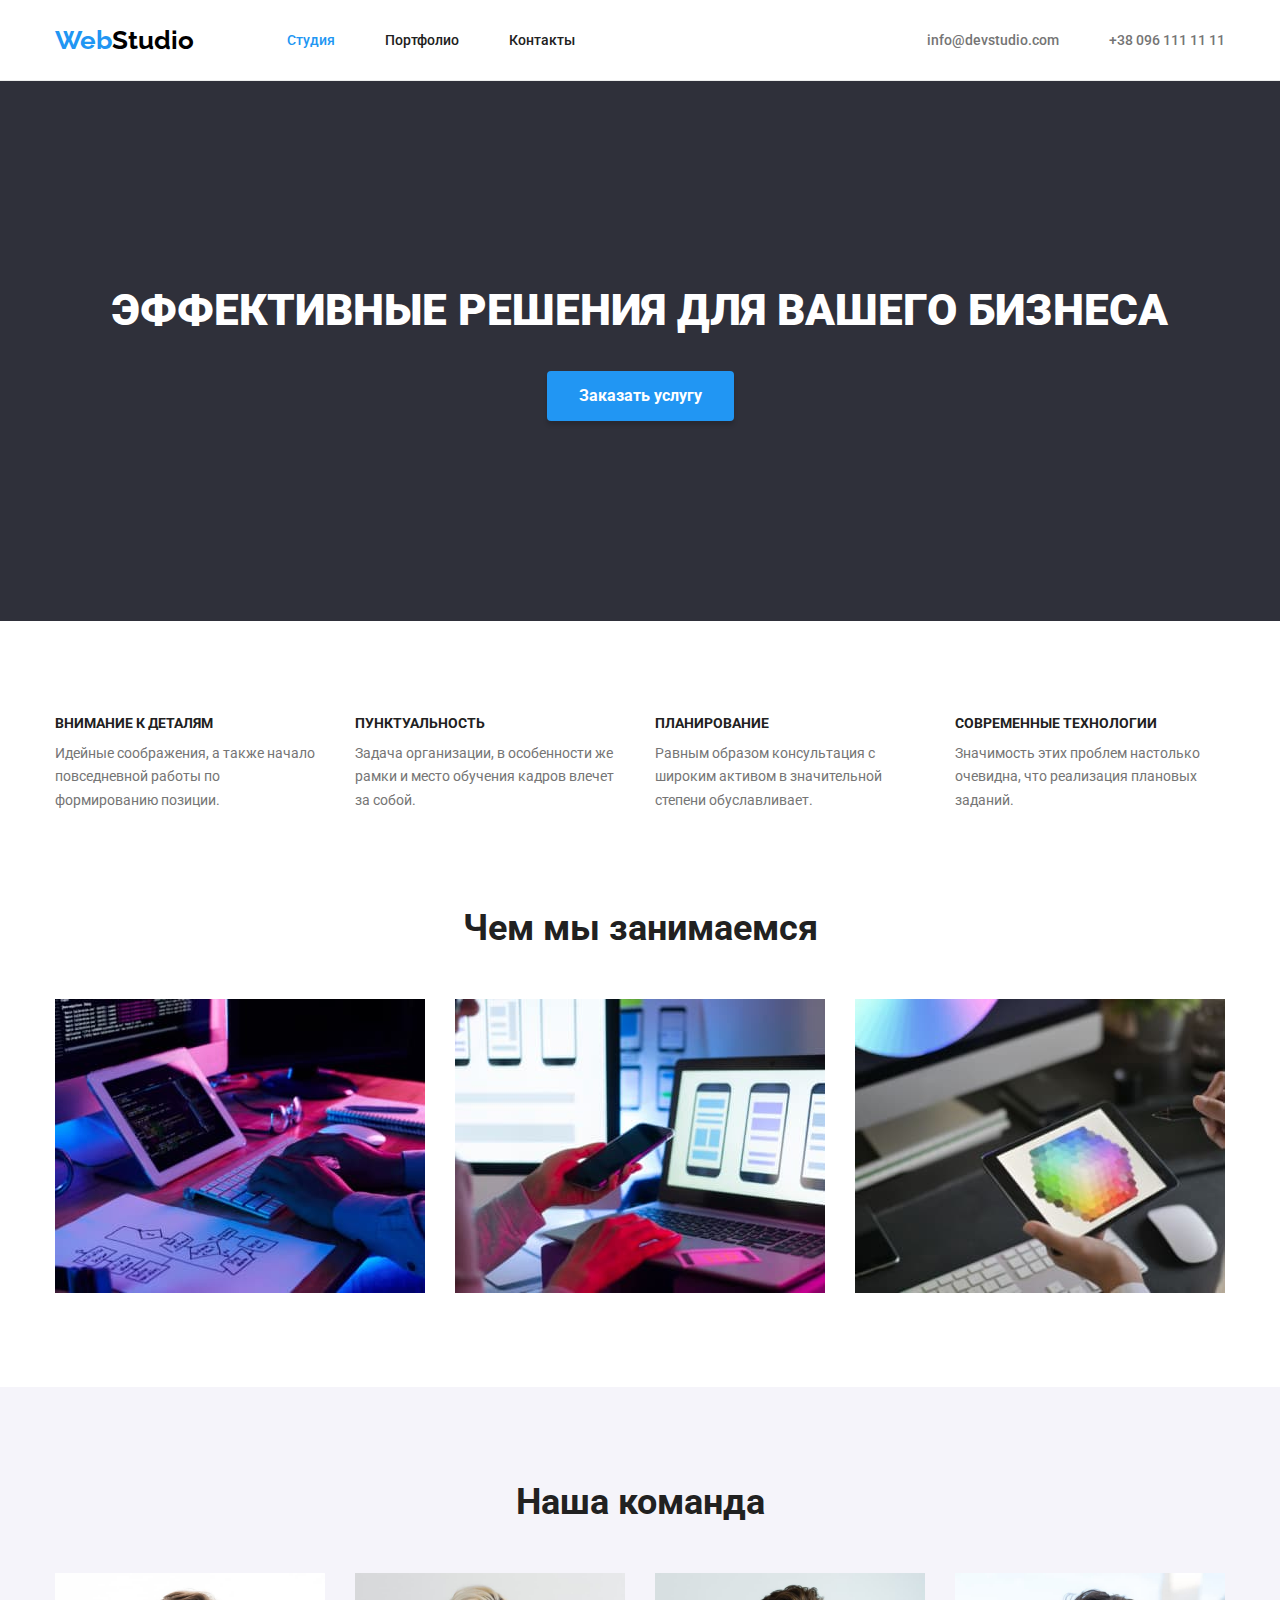
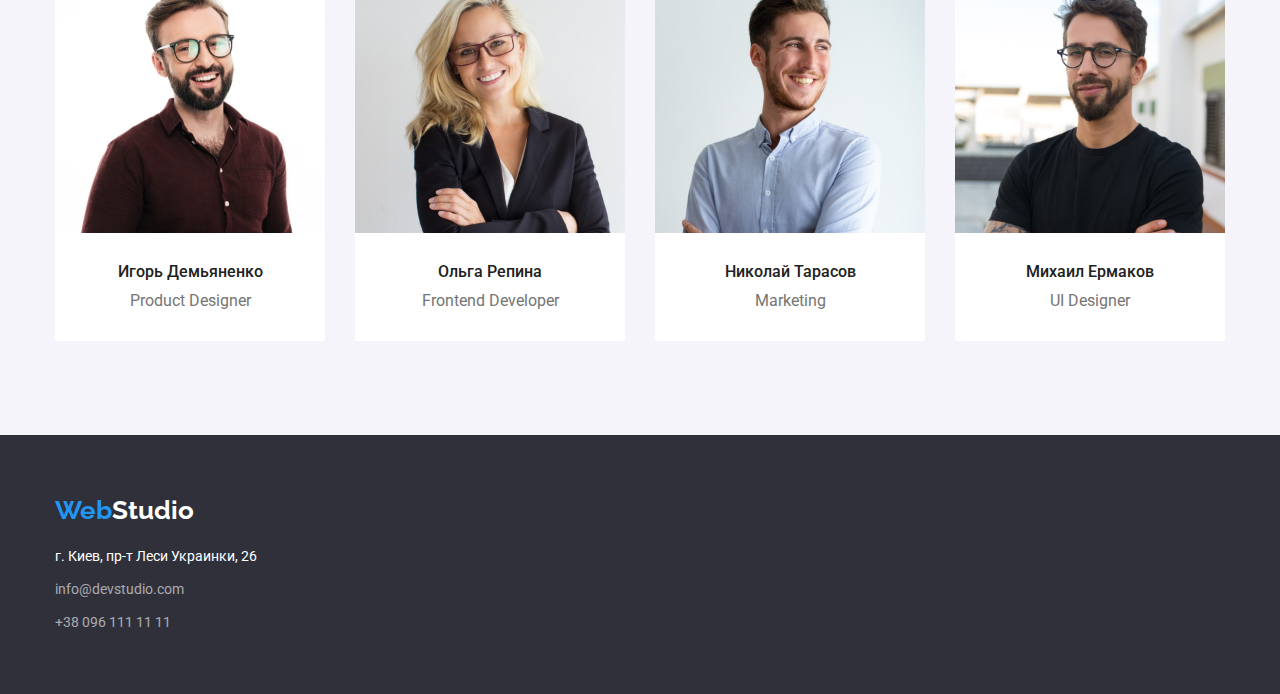
<file: index.html>
<!DOCTYPE html>
<html lang="ru">
  <head>
    <meta charset="UTF-8" />
    <meta http-equiv="X-UA-Compatible" content="IE=edge" />
    <meta name="viewport" content="width=device-width, initial-scale=1.0" />
    <link rel="preconnect" href="https://fonts.googleapis.com" />
    <link rel="preconnect" href="https://fonts.gstatic.com" crossorigin />
    <link
      href="https://fonts.googleapis.com/css2?family=Raleway:wght@700&family=Roboto:wght@400;500;700;900&display=swap"
      rel="stylesheet"
    />
    <link rel="stylesheet" href="css/modern-normalize.css" />
    <link rel="stylesheet" href="css/styles.css" />
    <title>Студия</title>
  </head>

  <body>
    <header class="header">
      <div class="container">
        <nav class="main-nav">
          <a class="logo logo-dark" href="#">Web<span>Studio</span></a>
          <ul class="nav-bar list">
            <li class="item"><a class="link active" href="#">Студия</a></li>
            <li class="item">
              <a class="link" href="portfolio.html">Портфолио</a>
            </li>
            <li class="item"><a class="link" href="#">Контакты</a></li>
          </ul>
          <ul class="info-bar list">
            <li class="item">
              <a class="contact link" href="mailto:info@devstudio.com"
                >info@devstudio.com</a
              >
            </li>
            <li class="item">
              <a class="contact link" href="tel:096-111-11-11"
                >+38 096 111 11 11</a
              >
            </li>
          </ul>
        </nav>
      </div>
    </header>

    <main>
      <section class="hero section">
        <h1 class="hero-header">Эффективные решения для вашего бизнеса</h1>
        <button class="hero-button btn" type="button">Заказать услугу</button>
      </section>
      <section class="features section">
        <div class="container">
          <ul class="features-list list">
            <li class="item">
              <h3 class="feature-header">Внимание к деталям</h3>
              <p class="feature-description">
                Идейные соображения, а также начало повседневной работы по
                формированию позиции.
              </p>
            </li>
            <li class="item">
              <h3 class="feature-header">Пунктуальность</h3>
              <p class="feature-description">
                Задача организации, в особенности же рамки и место обучения
                кадров влечет за собой.
              </p>
            </li>
            <li class="item">
              <h3 class="feature-header">Планирование</h3>
              <p class="feature-description">
                Равным образом консультация с широким активом в значительной
                степени обуславливает.
              </p>
            </li>
            <li class="item">
              <h3 class="feature-header">Современные технологии</h3>
              <p class="feature-description">
                Значимость этих проблем настолько очевидна, что реализация
                плановых заданий.
              </p>
            </li>
          </ul>
        </div>
      </section>
      <section class="occupation section">
        <div class="container">
          <h2 class="occupation-header section-header">Чем мы занимаемся</h2>
          <ul class="occupation-list list">
            <li class="occupation-item">
              <img
                class="image"
                src="images/main/imgdesk_one.jpg"
                alt="Робочий стол с неоновой подсветкой"
                width="370"
                height="294"
              />
            </li>
            <li class="occupation-item">
              <img
                class="image"
                src="images/main/imgdesk_two.jpg"
                alt="Робочий стол с ноутбоком на столе и с телефоном в руках"
                width="370"
                height="294"
              />
            </li>
            <li class="occupation-item">
              <img
                class="image"
                src="images/main/imgdesk_three.jpg"
                alt="Планшет с изображениям цветовой палитры"
                width="370"
                height="294"
              />
            </li>
          </ul>
        </div>
      </section>
      <section class="team section">
        <div class="container">
          <h2 class="team-header section-header">Наша команда</h2>
          <ul class="team-list list">
            <li class="team-item">
              <img
                class="image"
                src="images/main/imgigor_demianenko.jpg"
                alt="Игорь Демьяненко"
                width="270"
                height="260"
              />
              <div class="card-body">
                <h3 class="card-header">Игорь Демьяненко</h3>
                <p class="card-description" lang="en">Product Designer</p>
              </div>
            </li>
            <li class="team-item">
              <img
                class="image"
                src="images/main/imgolga_repina.jpg"
                alt="Ольга Репина"
                width="270"
                height="260"
              />
              <div class="card-body">
                <h3 class="card-header">Ольга Репина</h3>
                <p class="card-description" lang="en">Frontend Developer</p>
              </div>
            </li>
            <li class="team-item">
              <img
                class="image"
                src="images/main/imgnikolay_tarasov.jpg"
                alt="Николай Тарасов"
                width="270"
                height="260"
              />
              <div class="card-body">
                <h3 class="card-header">Николай Тарасов</h3>
                <p class="card-description" lang="en">Marketing</p>
              </div>
            </li>
            <li class="team-item">
              <img
                class="image"
                src="images/main/imgmichael_ermakov.jpg"
                alt="Михаил Ермаков"
                width="270"
                height="260"
              />
              <div class="card-body">
                <h3 class="card-header">Михаил Ермаков</h3>
                <p class="card-description" lang="en">UI Designer</p>
              </div>
            </li>
          </ul>
        </div>
      </section>
    </main>

    <footer class="footer">
      <div class="container">
        <a class="logo logo-white" href="#">Web<span>Studio</span></a>
        <address>
          <ul class="info-footer list">
            <li class="item">
              <a
                class="address link"
                href="https://www.google.com/maps/search/?api=1&query=Lesi+Ukrainky+Blvd,+26,+Kyiv"
                target="_blank"
                rel="noopener nofollow noreferrer"
                >г. Киев, пр-т Леси Украинки, 26</a
              >
            </li>
            <li class="item">
              <a
                class="footer-contact contact link"
                href="mailto:info@devstudio.com"
                >info@devstudio.com</a
              >
            </li>
            <li class="item">
              <a class="footer-contact contact link" href="tel:096-111-11-11"
                >+38 096 111 11 11</a
              >
            </li>
          </ul>
        </address>
      </div>
    </footer>
  </body>
</html>
</file>
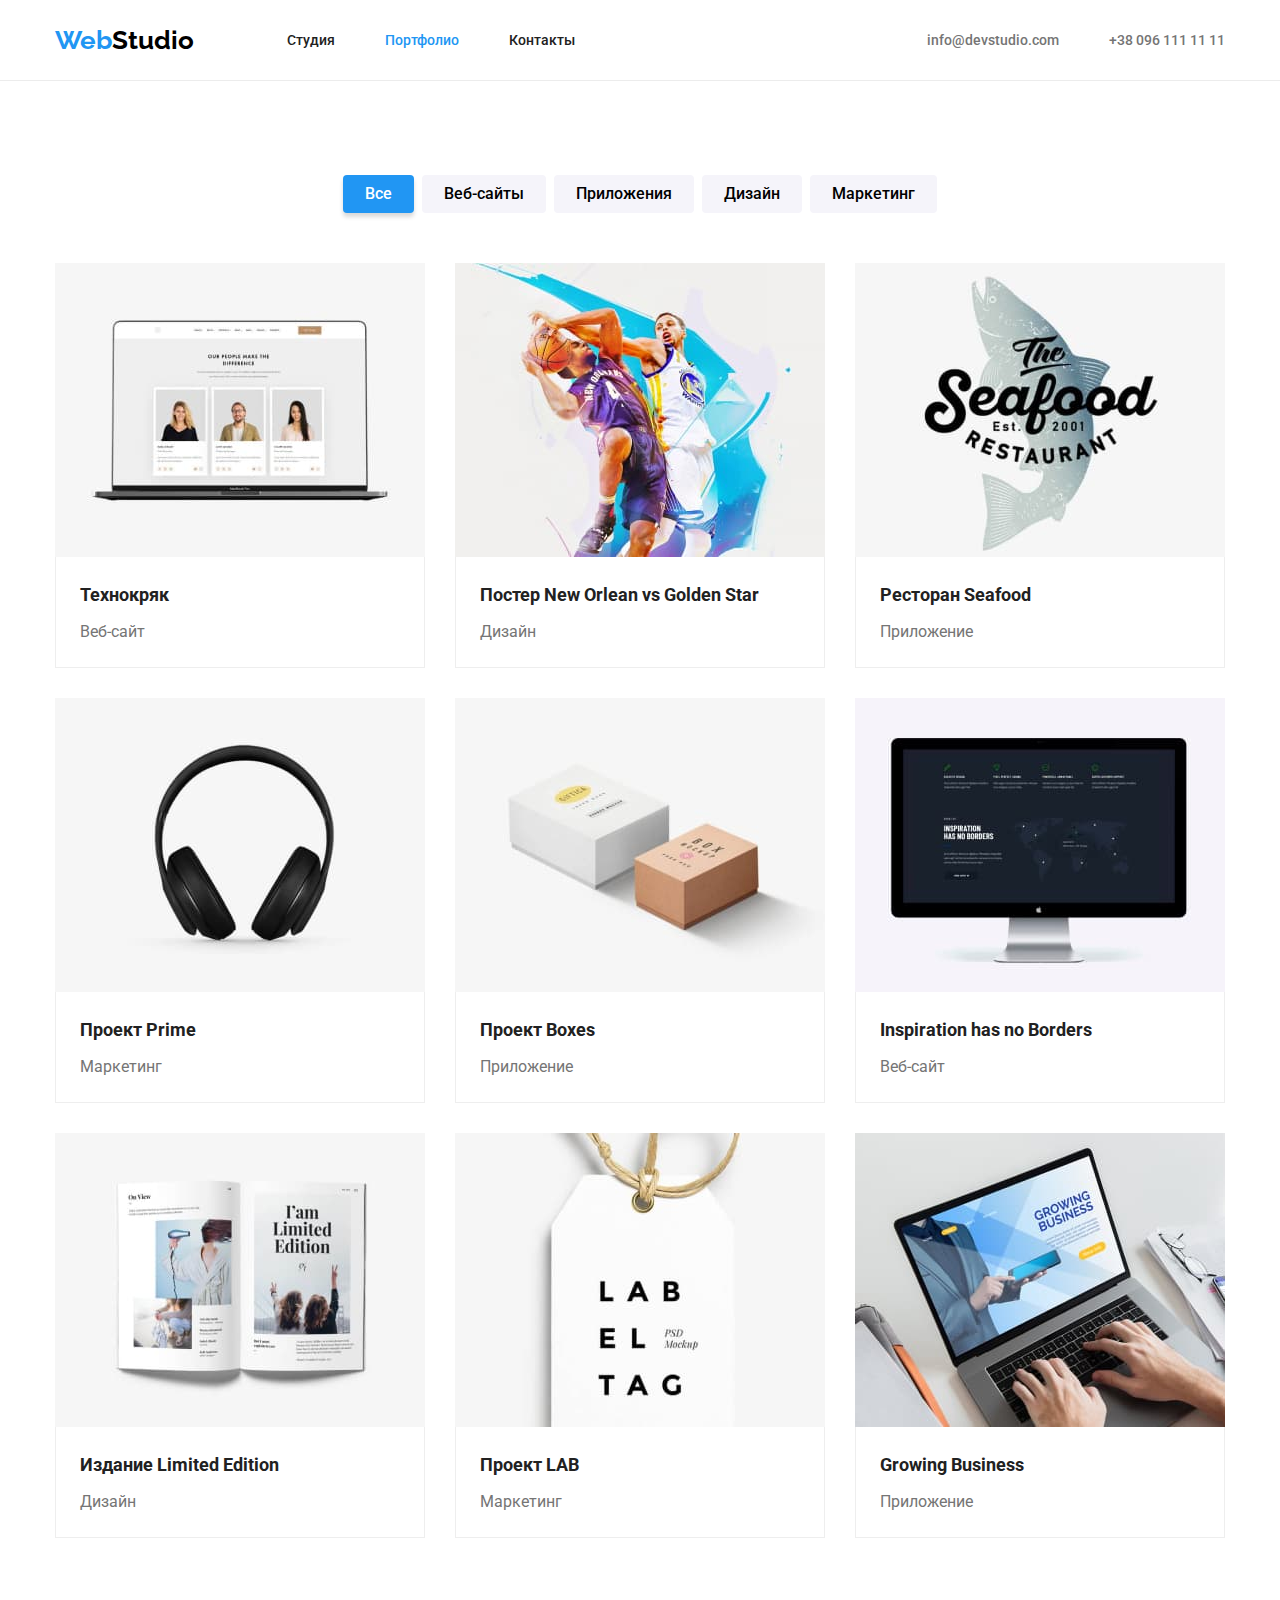
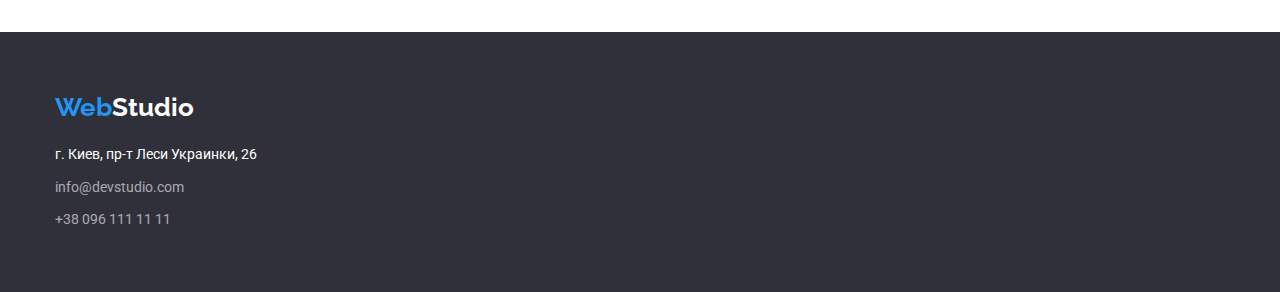
<file: portfolio.html>
<!DOCTYPE html>
<html lang="ru">
  <head>
    <meta charset="UTF-8" />
    <meta http-equiv="X-UA-Compatible" content="IE=edge" />
    <meta name="viewport" content="width=device-width, initial-scale=1.0" />
    <link rel="preconnect" href="https://fonts.googleapis.com" />
    <link rel="preconnect" href="https://fonts.gstatic.com" crossorigin />
    <link
      href="https://fonts.googleapis.com/css2?family=Raleway:wght@700&family=Roboto:wght@400;500;700;900&display=swap"
      rel="stylesheet"
    />
    <link rel="stylesheet" href="css/modern-normalize.css" />
    <link rel="stylesheet" href="css/styles.css" />
    <title>Портфолио</title>
  </head>

  <body>
    <header class="header">
      <div class="container">
        <nav class="main-nav">
          <a class="logo logo-dark" href="#">Web<span>Studio</span></a>
          <ul class="nav-bar list">
            <li class="item"><a class="link" href="index.html">Студия</a></li>
            <li class="item"><a class="link active" href="#">Портфолио</a></li>
            <li class="item"><a class="link" href="#">Контакты</a></li>
          </ul>
          <ul class="info-bar list">
            <li class="item">
              <a class="contact link" href="mailto:info@devstudio.com"
                >info@devstudio.com</a
              >
            </li>
            <li class="item">
              <a class="contact link" href="tel:096-111-11-11"
                >+38 096 111 11 11</a
              >
            </li>
          </ul>
        </nav>
      </div>
    </header>

    <main class="main-portfolio section">
      <div class="container">
        <ul class="filters-list list">
          <li class="filter-item">
            <button class="filter-btn btn active" type="button" name="all">
              Все
            </button>
          </li>
          <li class="filter-item">
            <button class="filter-btn btn" type="button" name="web-sites">
              Веб-сайты
            </button>
          </li>
          <li class="filter-item">
            <button class="filter-btn btn" type="button" name="applications">
              Приложения
            </button>
          </li>
          <li class="filter-item">
            <button class="filter-btn btn" type="button" name="design">
              Дизайн
            </button>
          </li>
          <li class="filter-item">
            <button class="filter-btn btn" type="button" name="marketing">
              Маркетинг
            </button>
          </li>
        </ul>

        <ul class="projects-list list">
          <li class="item">
            <img
              class="image"
              src="images/portfolio/imgtechnocrack.jpg"
              alt="Ноутбук с открытым веб-сайтом в браузере"
            />
            <div class="card-body">
              <h3 class="card-header">Технокряк</h3>
              <p class="card-description">Веб-сайт</p>
            </div>
          </li>
          <li class="item">
            <img
              class="image"
              src="images/portfolio/imgposter_neworlean_vs_gs.jpg"
              alt="Два баскетболиста"
            />
            <div class="card-body">
              <h3 class="card-header">Постер New Orlean vs Golden Star</h3>
              <p class="card-description">Дизайн</p>
            </div>
          </li>
          <li class="item">
            <img
              class="image"
              src="images/portfolio/imgrestaurant_seafood.jpg"
              alt="Логотип ресторана Seafood"
            />
            <div class="card-body">
              <h3 class="card-header">Ресторан Seafood</h3>
              <p class="card-description">Приложение</p>
            </div>
          </li>
          <li class="item">
            <img
              class="image"
              src="images/portfolio/imgproject_prime.jpg"
              alt="Навушники"
            />
            <div class="card-body">
              <h3 class="card-header">Проект Prime</h3>
              <p class="card-description">Маркетинг</p>
            </div>
          </li>
          <li class="item">
            <img
              class="image"
              src="images/portfolio/imgproject_boxes.jpg"
              alt="Коробочки"
            />
            <div class="card-body">
              <h3 class="card-header">Проект Boxes</h3>
              <p class="card-description">Приложение</p>
            </div>
          </li>
          <li class="item">
            <img
              class="image"
              src="images/portfolio/imginspiration_has_no_borders.jpg"
              alt="Компютер"
            />
            <div class="card-body">
              <h3 class="card-header">Inspiration has no Borders</h3>
              <p class="card-description">Веб-сайт</p>
            </div>
          </li>
          <li class="item">
            <img
              class="image"
              src="images/portfolio/imglimited_edition.jpg"
              alt="Журнал"
            />
            <div class="card-body">
              <h3 class="card-header">Издание Limited Edition</h3>
              <p class="card-description">Дизайн</p>
            </div>
          </li>
          <li class="item">
            <img
              class="image"
              src="images/portfolio/imglab.jpg"
              alt="Бирка с надписью lab el tag"
            />
            <div class="card-body">
              <h3 class="card-header">Проект LAB</h3>
              <p class="card-description">Маркетинг</p>
            </div>
          </li>
          <li class="item">
            <img
              class="image"
              src="images/portfolio/imggrowing_business.jpg"
              alt="Робота с ноутбуком"
            />
            <div class="card-body">
              <h3 class="card-header">Growing Business</h3>
              <p class="card-description">Приложение</p>
            </div>
          </li>
        </ul>
      </div>
    </main>

    <footer class="footer">
      <div class="container">
        <a class="logo logo-white" href="#">Web<span>Studio</span></a>
        <address>
          <ul class="info-footer list">
            <li class="item">
              <a
                class="address link"
                href="https://www.google.com/maps/search/?api=1&query=Lesi+Ukrainky+Blvd,+26,+Kyiv"
                target="_blank"
                rel="noopener nofollow noreferrer"
                >г. Киев, пр-т Леси Украинки, 26</a
              >
            </li>
            <li class="item">
              <a
                class="footer-contact contact link"
                href="mailto:info@devstudio.com"
                >info@devstudio.com</a
              >
            </li>
            <li class="item">
              <a class="footer-contact contact link" href="tel:096-111-11-11"
                >+38 096 111 11 11</a
              >
            </li>
          </ul>
        </address>
      </div>
    </footer>
  </body>
</html>
</file>
<file: css/styles.css>
:root {
  --primary-color: #2196f3;
  --primary-color-darker: #188ce8;

  --primary-dark-color: #212121;
  --secondary-dark-color: #757575;
  --tertiary-dark-color: #2f303a;
  --full-dark: #000;

  --primary-white-color: #fff;
  --primary-white-color-rgb: 255, 255, 255;
  --secondary-white-color: #f5f4fa;
}
h1,
h2,
h3,
h4,
h5,
h6,
p,
ul {
  margin: 0;
  padding: 0;
}
.list {
  list-style: none;
}
.image {
  display: block;
  margin: 0;
  padding: 0;
}
.link {
  color: inherit;
  text-decoration: none;
  font-style: normal;
}

.container {
  width: 1200px;
  padding: 0 15px;
  margin: 0 auto;
}
body {
  padding: 0;
  margin: 0;
  color: var(--primary-dark-color);
  background-color: var(--primary-white-color);
  font-family: "Roboto", sans-serif;
  font-size: 14px;
  line-height: 1.17;
}
.section {
  padding: 94px 0;
}
.header {
  border-bottom: solid 1px #ececec;
  background-color: var(--primary-white-color);
}
.logo {
  color: var(--primary-color);
  font-family: "Raleway", sans-serif;
  font-weight: 700;
  font-size: 26px;
  text-decoration: none;
}
.logo-dark > span {
  color: var(--full-dark);
}
.logo-white > span {
  color: var(--primary-white-color);
}
.nav-bar,
.info-bar {
  display: flex;
  font-weight: 500;
}
.nav-bar {
  margin-left: 93px;
}
.info-bar {
  margin-left: auto;
}
.nav-bar .item + .item,
.info-bar .item + .item {
  margin-left: 50px;
}
.main-nav {
  display: flex;
  align-items: center;
}
.header .link {
  display: block;
  padding: 32px 0;
}
.contact {
  color: var(--secondary-dark-color);
}
.link.active {
  color: var(--primary-color);
}
.link:hover,
.link:focus,
.contact:hover,
.contact:focus {
  color: var(--primary-color);
}
.btn {
  border: none;
  border-radius: 4px;
  font-family: "Roboto", sans-serif;
  font-size: 16px;
  font-weight: 500;
  line-height: 1.625;
  cursor: pointer;
}

.hero {
  padding: 200px 0;
  background-color: var(--tertiary-dark-color);
  color: var(--primary-white-color);
  text-align: center;
}
.hero-header {
  margin-bottom: 30px;
  color: var(--white-color);
  font-size: 44px;
  font-weight: 900;
  line-height: 1.36;
  text-transform: uppercase;
}
.hero-button {
  padding: 10px 32px;
  background-color: var(--primary-color);
  color: inherit;
  box-shadow: 0px 4px 4px rgba(0, 0, 0, 0.15);
  font-weight: 700;
  line-height: 1.875;
}
.hero-button:hover {
  background-color: var(--primary-color-darker);
}
.features-list {
  display: flex;
}
.features-list .item {
  width: calc((100% - 3 * 30px) / 4);
}
.features-list .item + .item {
  margin-left: 30px;
}
.feature-header {
  margin-bottom: 10px;
  font-size: inherit;
  text-transform: uppercase;
}
.feature-description {
  color: var(--secondary-dark-color);
  line-height: 1.7;
}

.section-header {
  font-size: 36px;
  text-align: center;
  line-height: 1.17;
}
section.occupation {
  padding-top: 0;
}
.occupation-header {
  margin-bottom: 50px;
}
.occupation-list {
  display: flex;
}
.occupation-item {
  width: calc((100% - 2 * 30px) / 3);
  margin-right: 30px;
}
.occupation-item:last-child {
  margin-right: 0;
}

section.team {
  background-color: var(--secondary-white-color);
}
.team-list {
  display: flex;
  margin-top: 50px;
}
.team-item {
  width: calc((100%-3 * 30px) / 4);
  margin-right: 30px;
}
.team-item:last-child {
  margin-right: 0;
}
.team .card-body {
  padding: 30px 0;
  background-color: var(--primary-white-color);
  text-align: center;
}
.team .card-header {
  margin-bottom: 10px;
  font-size: 16px;
  font-weight: 500;
}
.team .card-description {
  color: var(--secondary-dark-color);
  font-size: 16px;
}
.projects-list {
  display: flex;
  flex-wrap: wrap;
}
.projects-list .item {
  width: calc((100% - 2 * 30px) / 3);
  margin-right: 30px;
  margin-bottom: 30px;
}
.projects-list .item:nth-child(3n) {
  margin-right: 0;
}
.projects-list .item:nth-last-child(-n + 3) {
  margin-bottom: 0;
}
.projects-list .card-body {
  padding: 20px 24px;
  --border-color: #eeeeee;
  border-top: none;
  border-right: 1px solid var(--border-color);
  border-bottom: 1px solid var(--border-color);
  border-left: 1px solid var(--border-color);
}
.projects-list .card-header {
  margin-bottom: 4px;
  font-size: 18px;
  font-weight: 700;
  line-height: 2;
}
.projects-list .card-description {
  color: var(--secondary-dark-color);
  font-size: 16px;
  line-height: 1.875;
}

.filters-list {
  margin-bottom: 50px;
  display: flex;
  justify-content: center;
}
.filter-item {
  margin-right: 8px;
}
.filter-item:last-child {
  margin-right: 0;
}
.filters-list .filter-btn {
  padding: 6px 22px;
  background-color: var(--secondary-white-color);
}
.filter-btn.active,
.filter-btn:hover,
.filter-btn:focus {
  background-color: var(--primary-color);
  color: var(--primary-white-color);
  box-shadow: 0px 4px 4px rgba(0, 0, 0, 0.15);
}

.address {
  color: var(--primary-white-color);
}
.footer-contact {
  color: rgb(var(--primary-white-color-rgb), 0.6);
}
.info-footer .link {
  line-height: 1.7;
}
.info-footer .item + .item {
  margin-top: 9px;
}
.footer .logo {
  display: block;
  margin-bottom: 20px;
}
.footer {
  padding: 60px 0;
  background-color: var(--tertiary-dark-color);
}
</file>
